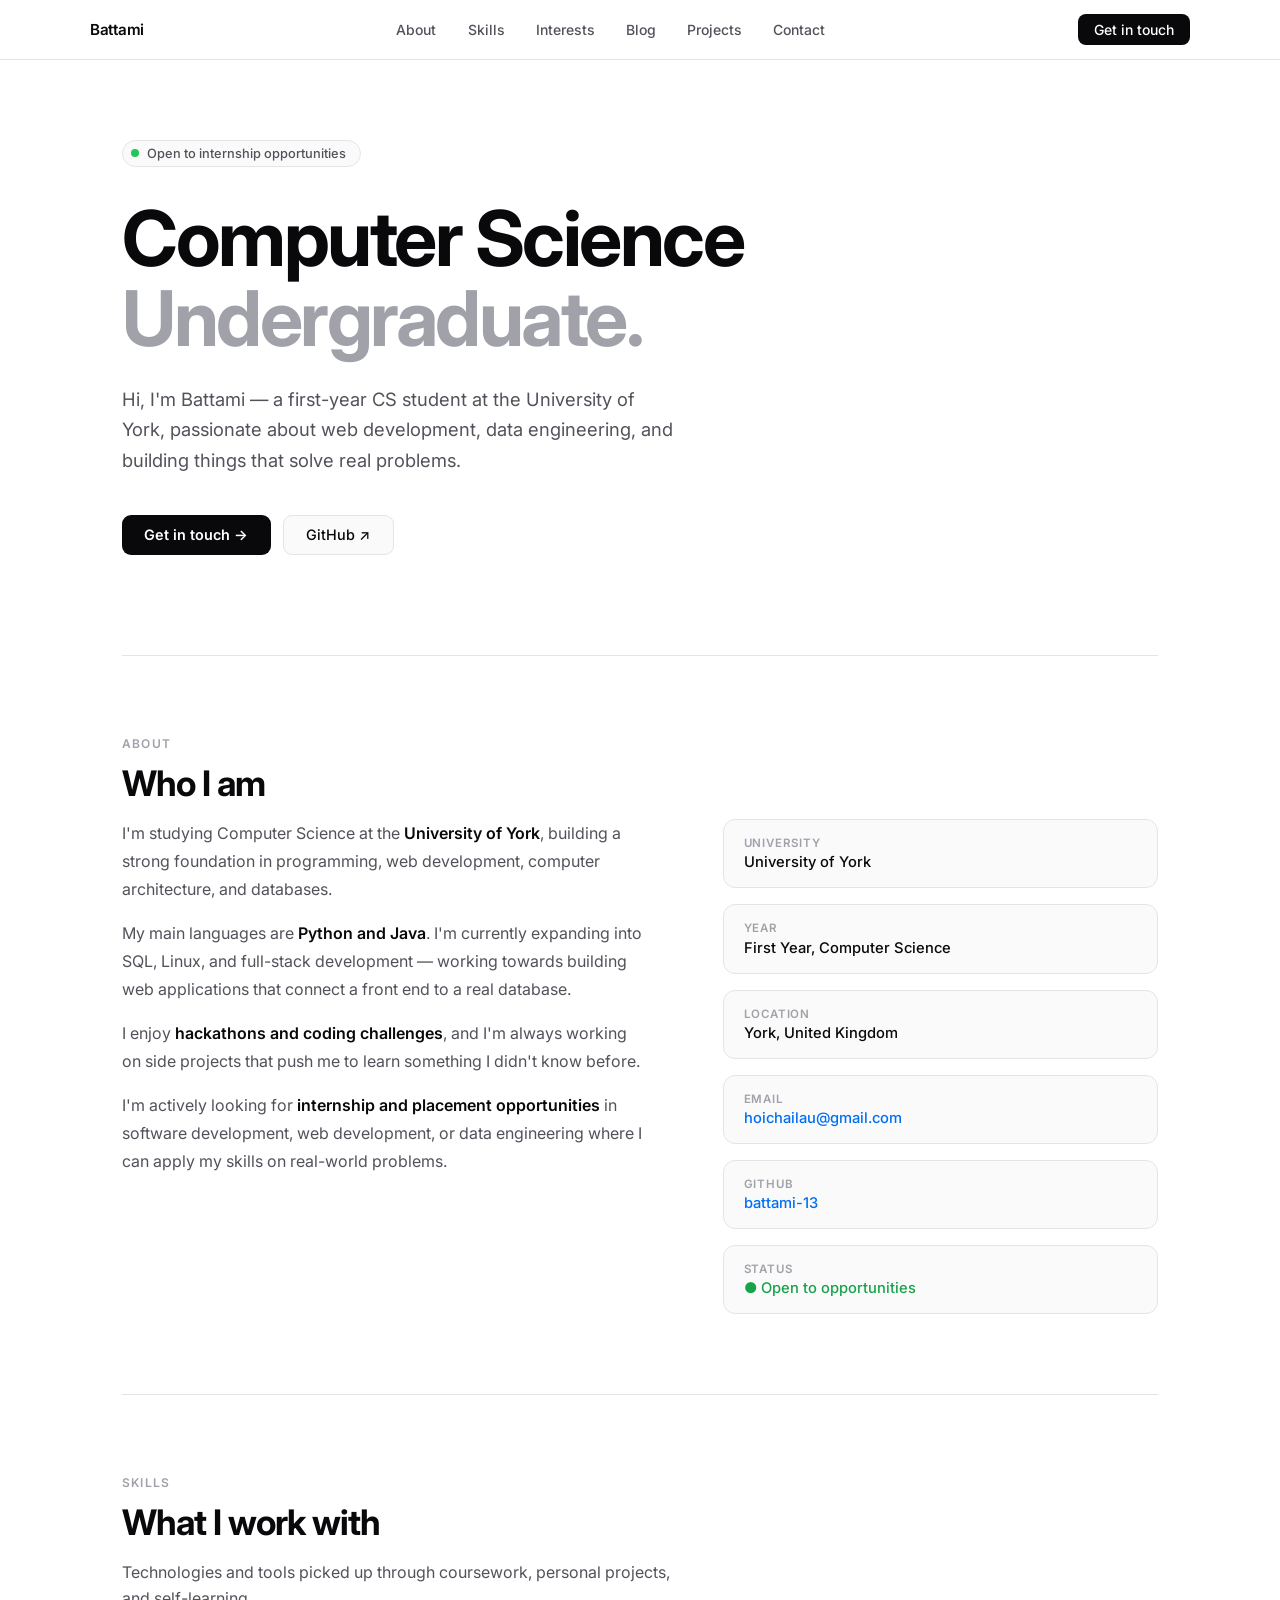
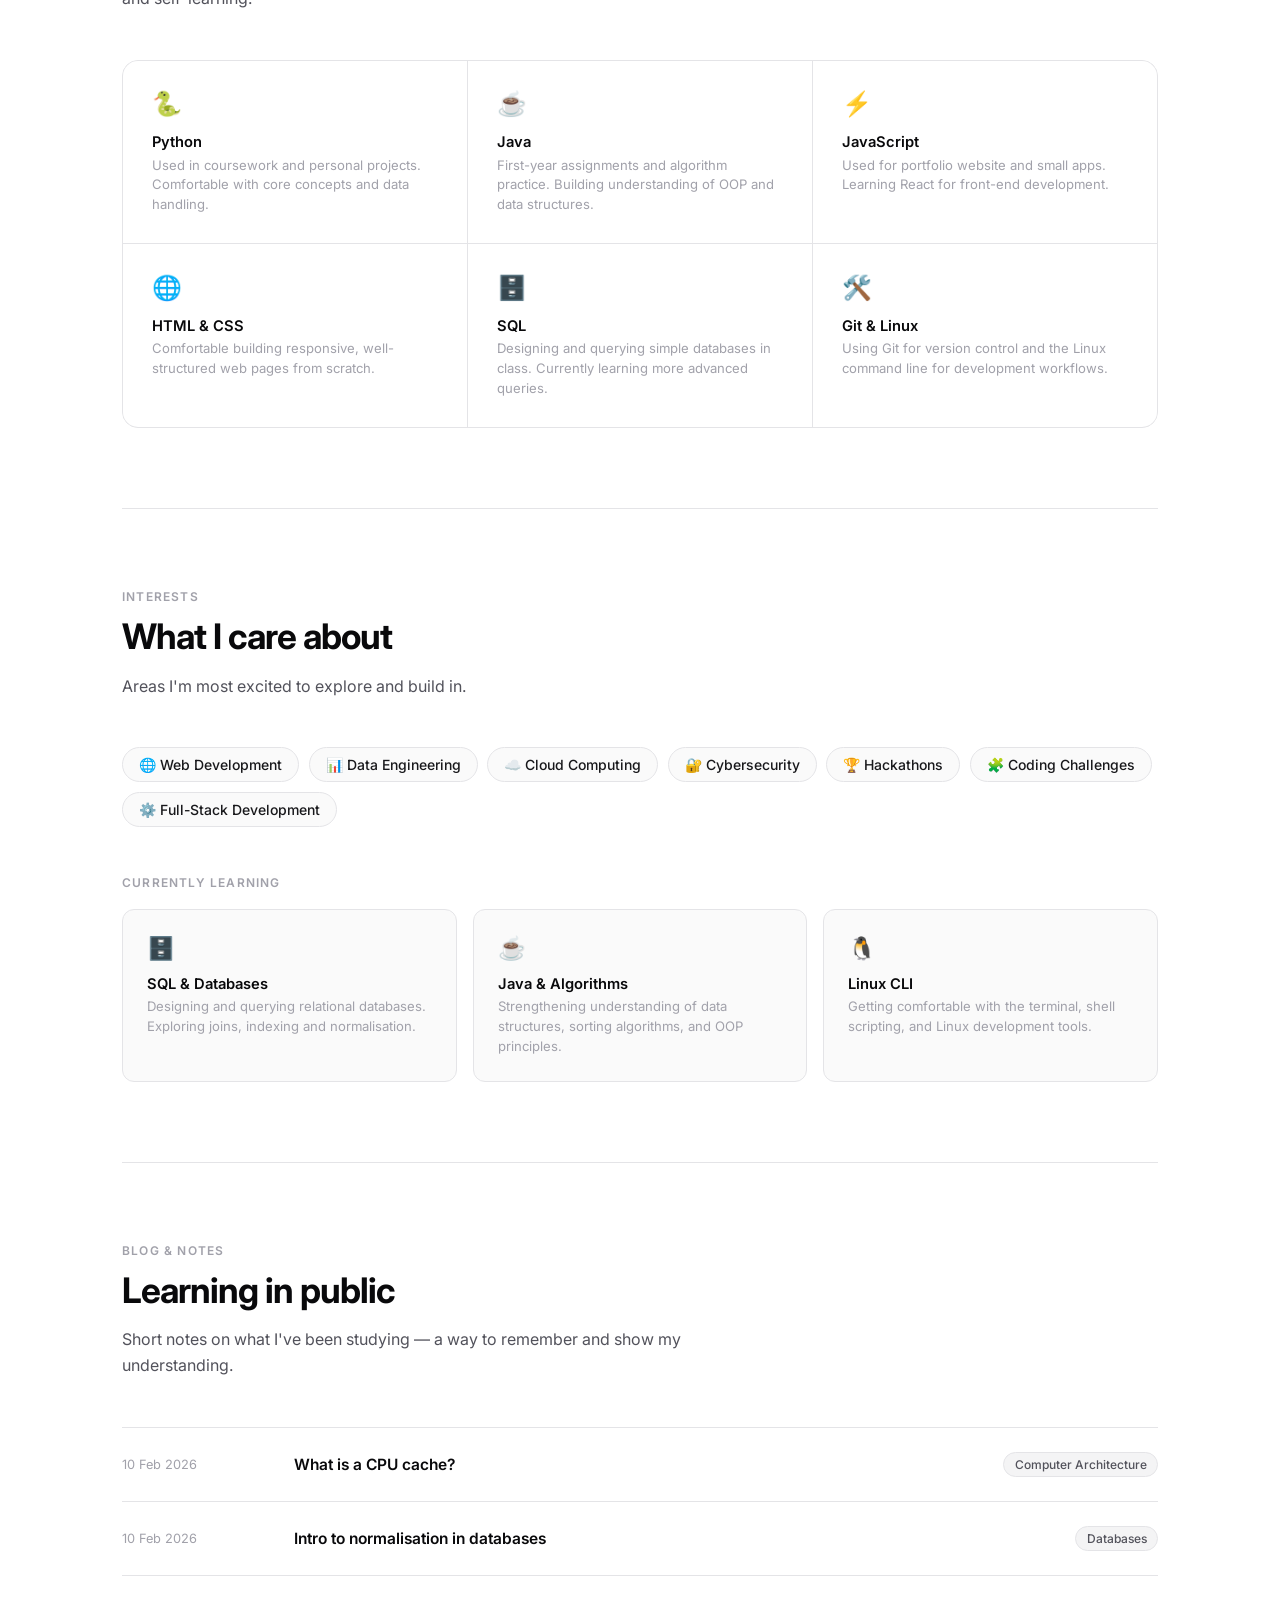
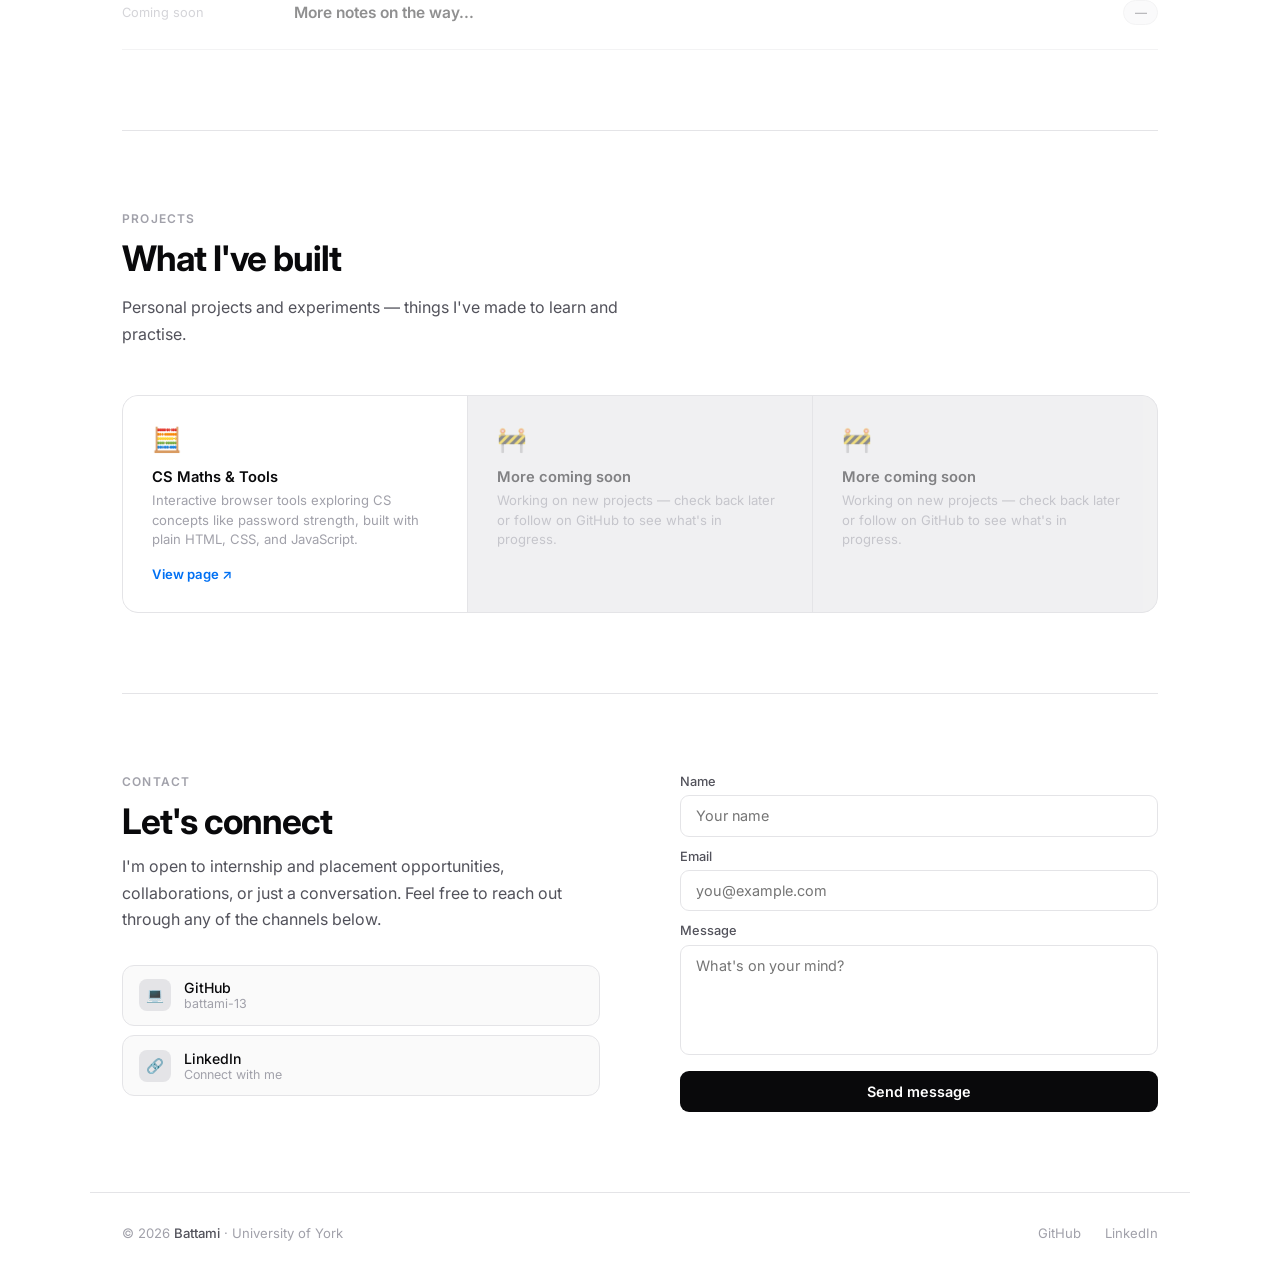
<file: index.html>
<!DOCTYPE html>
<html lang="en">
<head>
  <meta charset="UTF-8">
  <meta name="viewport" content="width=device-width, initial-scale=1.0">
  <title>Battami — CS Student</title>
  <link href="https://fonts.googleapis.com/css2?family=Inter:wght@300;400;500;600;700&display=swap" rel="stylesheet">
  <link rel="stylesheet" href="style.css">
</head>
<body>

<!-- ── HEADER ── -->
<header>
  <div class="nav-inner">
    <a href="#" class="nav-logo">Battami</a>
    <ul class="nav-links">
      <li><a href="#about">About</a></li>
      <li><a href="#skills">Skills</a></li>
      <li><a href="#interests">Interests</a></li>
      <li><a href="#blog">Blog</a></li>
      <li><a href="#projects">Projects</a></li>
      <li><a href="#contact">Contact</a></li>
    </ul>
    <a href="#contact" class="nav-cta" onclick="scrollToContact(event)">Get in touch</a>
  </div>
</header>

<main>

  <!-- ── HERO ── -->
  <section class="hero" style="border:none; padding-top:140px;">
    <div class="hero-badge">
      <div class="badge-dot"></div>
      Open to internship opportunities
    </div>
    <h1>Computer Science<br><em>Undergraduate.</em></h1>
    <p class="hero-desc">
      Hi, I'm Battami — a first-year CS student at the University of York, passionate about web development, data engineering, and building things that solve real problems.
    </p>
    <div class="hero-actions">
      <a href="#contact" class="btn-primary" onclick="scrollToContact(event)">Get in touch →</a>
      <a href="https://github.com/battami-13" target="_blank" class="btn-secondary">GitHub ↗</a>
    </div>
  </section>

  <!-- ── ABOUT ── -->
  <section id="about">
    <div class="reveal">
      <div class="section-label">About</div>
      <h2 class="section-title">Who I am</h2>
    </div>
    <div class="about-grid reveal">
      <div class="about-body">
        <p>I'm studying Computer Science at the <strong>University of York</strong>, building a strong foundation in programming, web development, computer architecture, and databases.</p>
        <p>My main languages are <strong>Python and Java</strong>. I'm currently expanding into SQL, Linux, and full-stack development — working towards building web applications that connect a front end to a real database.</p>
        <p>I enjoy <strong>hackathons and coding challenges</strong>, and I'm always working on side projects that push me to learn something I didn't know before.</p>
        <p>I'm actively looking for <strong>internship and placement opportunities</strong> in software development, web development, or data engineering where I can apply my skills on real-world problems.</p>
      </div>
      <div class="about-aside">
        <div class="info-row">
          <div class="info-label">University</div>
          <div class="info-value">University of York</div>
        </div>
        <div class="info-row">
          <div class="info-label">Year</div>
          <div class="info-value">First Year, Computer Science</div>
        </div>
        <div class="info-row">
          <div class="info-label">Location</div>
          <div class="info-value">York, United Kingdom</div>
        </div>
        <div class="info-row">
          <div class="info-label">Email</div>
          <div class="info-value"><a href="mailto:hoichailau@gmail.com">hoichailau@gmail.com</a></div>
        </div>
        <div class="info-row">
          <div class="info-label">GitHub</div>
          <div class="info-value"><a href="https://github.com/battami-13" target="_blank">battami-13</a></div>
        </div>
        <div class="info-row">
          <div class="info-label">Status</div>
          <div class="info-value" style="color:#16a34a;">● Open to opportunities</div>
        </div>
      </div>
    </div>
  </section>

  <!-- ── SKILLS ── -->
  <section id="skills">
    <div class="reveal">
      <div class="section-label">Skills</div>
      <h2 class="section-title">What I work with</h2>
      <p class="section-desc">Technologies and tools picked up through coursework, personal projects, and self-learning.</p>
    </div>
    <div class="skills-grid reveal">
      <div class="skill-cell">
        <div class="skill-cell-icon">🐍</div>
        <div class="skill-cell-name">Python</div>
        <div class="skill-cell-desc">Used in coursework and personal projects. Comfortable with core concepts and data handling.</div>
      </div>
      <div class="skill-cell">
        <div class="skill-cell-icon">☕</div>
        <div class="skill-cell-name">Java</div>
        <div class="skill-cell-desc">First-year assignments and algorithm practice. Building understanding of OOP and data structures.</div>
      </div>
      <div class="skill-cell">
        <div class="skill-cell-icon">⚡</div>
        <div class="skill-cell-name">JavaScript</div>
        <div class="skill-cell-desc">Used for portfolio website and small apps. Learning React for front-end development.</div>
      </div>
      <div class="skill-cell">
        <div class="skill-cell-icon">🌐</div>
        <div class="skill-cell-name">HTML & CSS</div>
        <div class="skill-cell-desc">Comfortable building responsive, well-structured web pages from scratch.</div>
      </div>
      <div class="skill-cell">
        <div class="skill-cell-icon">🗄️</div>
        <div class="skill-cell-name">SQL</div>
        <div class="skill-cell-desc">Designing and querying simple databases in class. Currently learning more advanced queries.</div>
      </div>
      <div class="skill-cell">
        <div class="skill-cell-icon">🛠️</div>
        <div class="skill-cell-name">Git & Linux</div>
        <div class="skill-cell-desc">Using Git for version control and the Linux command line for development workflows.</div>
      </div>
    </div>
  </section>

  <!-- ── INTERESTS ── -->
  <section id="interests">
    <div class="reveal">
      <div class="section-label">Interests</div>
      <h2 class="section-title">What I care about</h2>
      <p class="section-desc">Areas I'm most excited to explore and build in.</p>
    </div>
    <div class="interests-row reveal">
      <div class="interest-chip">🌐 Web Development</div>
      <div class="interest-chip">📊 Data Engineering</div>
      <div class="interest-chip">☁️ Cloud Computing</div>
      <div class="interest-chip">🔐 Cybersecurity</div>
      <div class="interest-chip">🏆 Hackathons</div>
      <div class="interest-chip">🧩 Coding Challenges</div>
      <div class="interest-chip">⚙️ Full-Stack Development</div>
    </div>

    <div style="margin-top: 3rem;" class="reveal">
      <div class="section-label" style="margin-bottom:1.2rem;">Currently learning</div>
      <div class="now-grid">
        <div class="now-card">
          <div class="now-card-icon">🗄️</div>
          <div class="now-card-title">SQL & Databases</div>
          <div class="now-card-desc">Designing and querying relational databases. Exploring joins, indexing and normalisation.</div>
        </div>
        <div class="now-card">
          <div class="now-card-icon">☕</div>
          <div class="now-card-title">Java & Algorithms</div>
          <div class="now-card-desc">Strengthening understanding of data structures, sorting algorithms, and OOP principles.</div>
        </div>
        <div class="now-card">
          <div class="now-card-icon">🐧</div>
          <div class="now-card-title">Linux CLI</div>
          <div class="now-card-desc">Getting comfortable with the terminal, shell scripting, and Linux development tools.</div>
        </div>
      </div>
    </div>
  </section>

  <!-- ── BLOG ── -->
  <section id="blog">
    <div class="reveal">
      <div class="section-label">Blog & Notes</div>
      <h2 class="section-title">Learning in public</h2>
      <p class="section-desc">Short notes on what I've been studying — a way to remember and show my understanding.</p>
    </div>
    <div class="blog-list reveal">
      <div class="blog-item">
        <div class="blog-item-date">10 Feb 2026</div>
        <div class="blog-item-title">What is a CPU cache?</div>
        <div class="blog-item-tag">Computer Architecture</div>
      </div>
      <div class="blog-item">
        <div class="blog-item-date">10 Feb 2026</div>
        <div class="blog-item-title">Intro to normalisation in databases</div>
        <div class="blog-item-tag">Databases</div>
      </div>
      <div class="blog-item" style="opacity:0.45; pointer-events:none;">
        <div class="blog-item-date">Coming soon</div>
        <div class="blog-item-title">More notes on the way...</div>
        <div class="blog-item-tag">—</div>
      </div>
    </div>
  </section>

  <!-- ── PROJECTS ── -->
  <section id="projects">
    <div class="reveal">
      <div class="section-label">Projects</div>
      <h2 class="section-title">What I've built</h2>
      <p class="section-desc">Personal projects and experiments — things I've made to learn and practise.</p>
    </div>
    <div class="skills-grid reveal">

      <div class="skill-cell">
        <div class="skill-cell-icon">🧮</div>
        <div class="skill-cell-name">CS Maths &amp; Tools</div>
        <div class="skill-cell-desc">Interactive browser tools exploring CS concepts like password strength, built with plain HTML, CSS, and JavaScript.</div>
        <a href="maths.html" style="display:inline-flex;align-items:center;gap:0.3rem;margin-top:1rem;font-size:0.82rem;font-weight:600;color:var(--blue);text-decoration:none;">View page ↗</a>
      </div>

      <div class="skill-cell" style="opacity:0.45;pointer-events:none;">
        <div class="skill-cell-icon">🚧</div>
        <div class="skill-cell-name">More coming soon</div>
        <div class="skill-cell-desc">Working on new projects — check back later or follow on GitHub to see what's in progress.</div>
      </div>

      <div class="skill-cell" style="opacity:0.45;pointer-events:none;">
        <div class="skill-cell-icon">🚧</div>
        <div class="skill-cell-name">More coming soon</div>
        <div class="skill-cell-desc">Working on new projects — check back later or follow on GitHub to see what's in progress.</div>
      </div>

    </div>
  </section>

  <!-- ── CONTACT ── -->
  <section id="contact">
    <div class="contact-grid">
      <div class="contact-left reveal">
        <div class="section-label">Contact</div>
        <h2 class="section-title">Let's connect</h2>
        <p>I'm open to internship and placement opportunities, collaborations, or just a conversation. Feel free to reach out through any of the channels below.</p>
        <div class="contact-social">
          <a href="https://github.com/battami-13" target="_blank" class="contact-social-link">
            <div class="contact-social-icon">💻</div>
            <div>
              <div class="contact-social-name">GitHub</div>
              <span class="contact-social-handle">battami-13</span>
            </div>
          </a>
          <a href="https://linkedin.com/in/yourprofile" target="_blank" class="contact-social-link">
            <div class="contact-social-icon">🔗</div>
            <div>
              <div class="contact-social-name">LinkedIn</div>
              <span class="contact-social-handle">Connect with me</span>
            </div>
          </a>
        </div>
      </div>

      <div class="reveal">
        <div class="form">
          <div id="form-success" class="form-msg"></div>
          <div id="form-error" class="form-msg"></div>
          <div class="form-group">
            <label class="form-label">Name</label>
            <input id="cf-name" type="text" class="form-input" placeholder="Your name">
          </div>
          <div class="form-group">
            <label class="form-label">Email</label>
            <input id="cf-email" type="email" class="form-input" placeholder="you@example.com">
          </div>
          <div class="form-group">
            <label class="form-label">Message</label>
            <textarea id="cf-message" class="form-textarea" placeholder="What's on your mind?"></textarea>
          </div>
          <button class="form-submit" id="cf-btn" onclick="submitContact()">Send message</button>
        </div>
      </div>
    </div>
  </section>

</main>

<!-- ── FOOTER ── -->
<footer>
  <div class="footer-left">© 2026 <strong>Battami</strong> · University of York</div>
  <div class="footer-right">
    <a href="https://github.com/battami-13" target="_blank">GitHub</a>
    <a href="https://linkedin.com/in/yourprofile" target="_blank">LinkedIn</a>
  </div>
</footer>

<script src="main.js"></script>
</body>
</html>
</file>
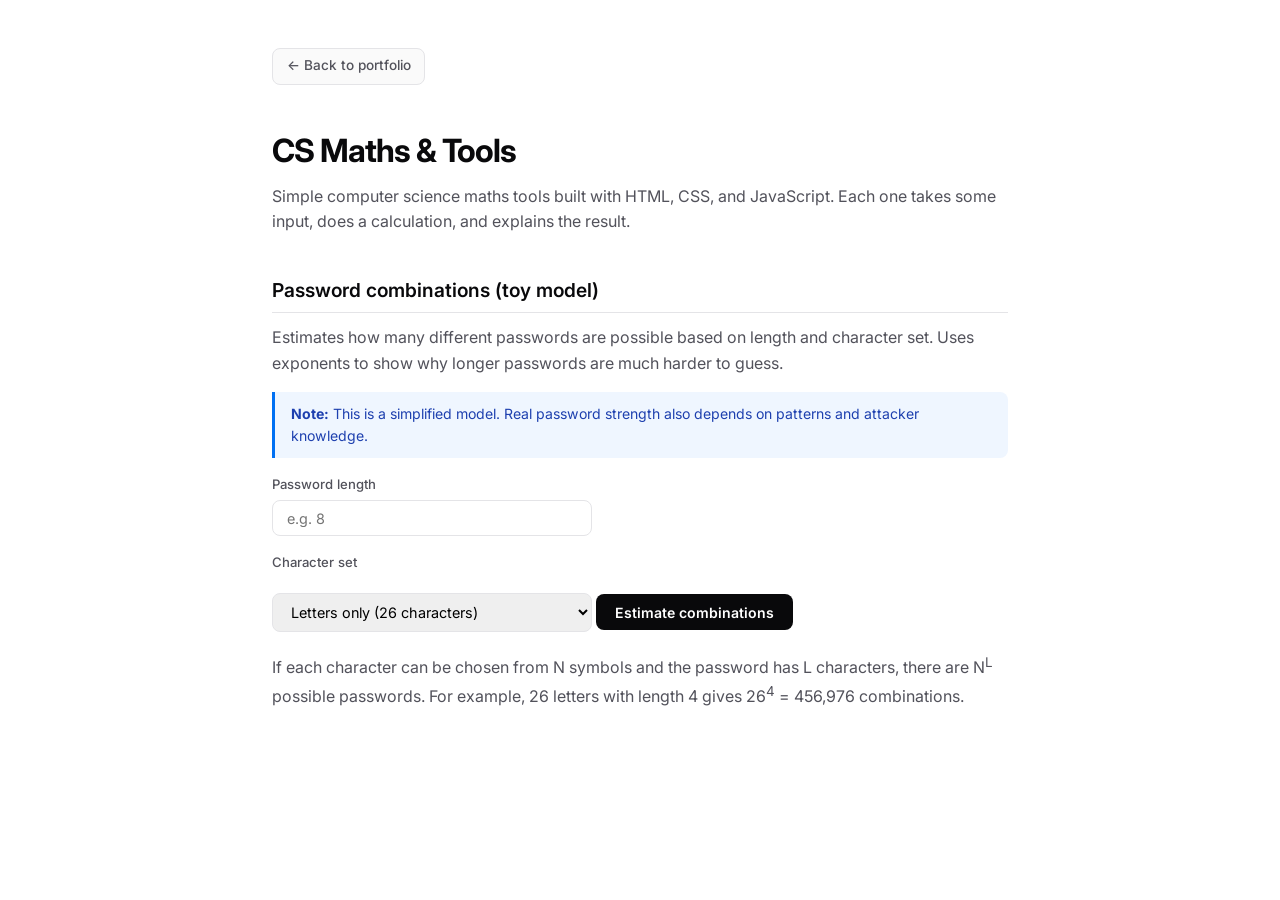
<file: maths.html>
<!DOCTYPE html>
<html lang="en">
<head>
  <meta charset="UTF-8">
  <meta name="viewport" content="width=device-width, initial-scale=1.0">
  <title>CS Maths & Tools – Battami</title>
  <link href="https://fonts.googleapis.com/css2?family=Inter:wght@300;400;500;600;700&display=swap" rel="stylesheet">
  <style>
    *, *::before, *::after { box-sizing: border-box; margin: 0; padding: 0; }
    body {
      font-family: 'Inter', -apple-system, sans-serif;
      background: #ffffff;
      color: #09090b;
      max-width: 800px;
      margin: 0 auto;
      padding: 3rem 2rem;
      line-height: 1.6;
    }
    a { color: #0070f3; text-decoration: none; }
    a:hover { text-decoration: underline; }
    h1 {
      font-size: 2rem;
      font-weight: 700;
      letter-spacing: -1px;
      margin-bottom: 0.5rem;
    }
    h2 {
      font-size: 1.2rem;
      font-weight: 600;
      margin: 2.5rem 0 0.75rem;
      padding-bottom: 0.4rem;
      border-bottom: 1px solid #e4e4e7;
    }
    p { color: #52525b; margin-bottom: 1rem; }
    .back {
      display: inline-flex;
      align-items: center;
      gap: 0.3rem;
      font-size: 0.85rem;
      font-weight: 500;
      color: #52525b;
      margin-bottom: 2.5rem;
      padding: 0.4rem 0.85rem;
      background: #fafafa;
      border: 1px solid #e4e4e7;
      border-radius: 8px;
    }
    .back:hover { background: #f4f4f5; text-decoration: none; color: #09090b; }
    .hint {
      background: #eff6ff;
      border-left: 3px solid #0070f3;
      padding: 0.65rem 1rem;
      border-radius: 0 8px 8px 0;
      margin: 1rem 0;
      font-size: 0.88rem;
      color: #1e40af;
    }
    label {
      display: block;
      font-size: 0.82rem;
      font-weight: 500;
      color: #52525b;
      margin-top: 1rem;
      margin-bottom: 0.3rem;
    }
    input, select {
      padding: 0.55rem 0.85rem;
      font-family: 'Inter', sans-serif;
      font-size: 0.9rem;
      border: 1px solid #e4e4e7;
      border-radius: 8px;
      outline: none;
      width: 100%;
      max-width: 320px;
      transition: border-color 0.15s, box-shadow 0.15s;
    }
    input:focus, select:focus {
      border-color: #0070f3;
      box-shadow: 0 0 0 3px rgba(0,112,243,0.1);
    }
    button {
      margin-top: 1rem;
      padding: 0.6rem 1.2rem;
      font-family: 'Inter', sans-serif;
      font-size: 0.88rem;
      font-weight: 600;
      color: #fff;
      background: #09090b;
      border: none;
      border-radius: 8px;
      cursor: pointer;
      transition: background 0.15s;
    }
    button:hover { background: #333; }
    .result {
      margin-top: 1rem;
      padding: 0.75rem 1rem;
      background: #fafafa;
      border: 1px solid #e4e4e7;
      border-radius: 8px;
      font-size: 0.9rem;
      font-weight: 500;
      color: #09090b;
      min-height: 2.5rem;
    }
    .result:empty { display: none; }
  </style>
</head>
<body>

  <a href="index.html" class="back">← Back to portfolio</a>

  <h1>CS Maths & Tools</h1>
  <p>Simple computer science maths tools built with HTML, CSS, and JavaScript. Each one takes some input, does a calculation, and explains the result.</p>

  <!-- ── TOOL 1: Password combinations ── -->
  <h2>Password combinations (toy model)</h2>
  <p>Estimates how many different passwords are possible based on length and character set. Uses exponents to show why longer passwords are much harder to guess.</p>

  <div class="hint">
    <strong>Note:</strong> This is a simplified model. Real password strength also depends on patterns and attacker knowledge.
  </div>

  <label for="pw-length">Password length</label>
  <input type="number" id="pw-length" min="1" step="1" placeholder="e.g. 8">

  <label for="charset">Character set</label>
  <select id="charset">
    <option value="26">Letters only (26 characters)</option>
    <option value="36">Letters + digits (36 characters)</option>
    <option value="70">Letters + digits + symbols (~70 characters)</option>
  </select>

  <button id="pw-btn">Estimate combinations</button>
  <div class="result" id="pw-result"></div>

  <p style="margin-top:1.25rem;">
    If each character can be chosen from N symbols and the password has L characters, there are N<sup>L</sup> possible passwords. For example, 26 letters with length 4 gives 26<sup>4</sup> = 456,976 combinations.
  </p>

<script>
  function formatBigNumber(n) {
    if (n === 0) return '0';
    const exp = Math.floor(Math.log10(n));
    const mantissa = n / Math.pow(10, exp);
    return mantissa.toFixed(2) + ' × 10^' + exp;
  }

  document.getElementById('pw-btn').addEventListener('click', function () {
    const length = Number(document.getElementById('pw-length').value);
    const charsetSize = Number(document.getElementById('charset').value);
    const result = document.getElementById('pw-result');

    if (isNaN(length) || length < 1) {
      result.textContent = 'Please enter a password length of at least 1.';
      return;
    }

    const combinations = Math.pow(charsetSize, length);
    result.textContent =
      'Possible passwords: about ' + formatBigNumber(combinations) +
      ' combinations (' + charsetSize + ' characters, length ' + length + ').';
  });
</script>

</body>
</html>
</file>
<file: style.css>
/* ── RESET & BASE ── */
*, *::before, *::after { box-sizing: border-box; margin: 0; padding: 0; }
html { scroll-behavior: smooth; font-size: 16px; }

body {
  font-family: 'Inter', -apple-system, sans-serif;
  background: #ffffff;
  color: #0a0a0a;
  -webkit-font-smoothing: antialiased;
  overflow-x: hidden;
}

/* ── VARIABLES ── */
:root {
  --blue:     #0070f3;
  --blue-dk:  #0051bb;
  --blue-lt:  #eff6ff;
  --grey-1:   #fafafa;
  --grey-2:   #f4f4f5;
  --grey-3:   #e4e4e7;
  --grey-4:   #a1a1aa;
  --grey-5:   #52525b;
  --grey-6:   #18181b;
  --text:     #09090b;
  --radius:   12px;
}

/* ── NAV ── */
header {
  position: fixed;
  top: 0; left: 0; right: 0;
  z-index: 100;
  height: 60px;
  display: flex;
  align-items: center;
  padding: 0 2rem;
  background: rgba(255,255,255,0.8);
  backdrop-filter: saturate(180%) blur(20px);
  -webkit-backdrop-filter: saturate(180%) blur(20px);
  border-bottom: 1px solid var(--grey-3);
}

.nav-inner {
  max-width: 1100px;
  width: 100%;
  margin: 0 auto;
  display: flex;
  align-items: center;
  justify-content: space-between;
}

.nav-logo {
  font-size: 0.95rem;
  font-weight: 600;
  color: var(--text);
  letter-spacing: -0.3px;
  text-decoration: none;
}

.nav-links {
  display: flex;
  align-items: center;
  gap: 0.25rem;
  list-style: none;
}

.nav-links a {
  font-size: 0.875rem;
  font-weight: 500;
  color: var(--grey-5);
  text-decoration: none;
  padding: 0.4rem 0.85rem;
  border-radius: 8px;
  transition: background 0.15s, color 0.15s;
}
.nav-links a:hover { background: var(--grey-2); color: var(--text); }

.nav-cta {
  font-size: 0.875rem;
  font-weight: 500;
  color: #fff;
  background: var(--text);
  padding: 0.45rem 1rem;
  border-radius: 8px;
  text-decoration: none;
  transition: background 0.15s;
  cursor: pointer;
}
.nav-cta:hover { background: var(--grey-6); }

/* ── PAGE WRAPPER ── */
main {
  max-width: 1100px;
  margin: 0 auto;
  padding: 0 2rem;
}

/* ── HERO ── */
.hero {
  padding: 140px 0 100px;
  display: flex;
  flex-direction: column;
  align-items: flex-start;
  gap: 0;
}

.hero-badge {
  display: inline-flex;
  align-items: center;
  gap: 0.5rem;
  background: var(--grey-1);
  border: 1px solid var(--grey-3);
  border-radius: 999px;
  padding: 0.3rem 0.85rem 0.3rem 0.5rem;
  font-size: 0.8rem;
  font-weight: 500;
  color: var(--grey-5);
  margin-bottom: 2rem;
  animation: fadeUp 0.5s ease both;
}

.badge-dot {
  width: 8px; height: 8px;
  border-radius: 50%;
  background: #22c55e;
  animation: pulse-green 2s infinite;
}

@keyframes pulse-green {
  0%,100% { box-shadow: 0 0 0 0 rgba(34,197,94,0.4); }
  50%      { box-shadow: 0 0 0 5px rgba(34,197,94,0); }
}

.hero h1 {
  font-size: clamp(3rem, 6vw, 5rem);
  font-weight: 700;
  letter-spacing: -2.5px;
  line-height: 1.05;
  color: var(--text);
  margin-bottom: 1.5rem;
  animation: fadeUp 0.5s 0.05s ease both;
}

.hero h1 em {
  font-style: normal;
  color: var(--grey-4);
}

.hero-desc {
  font-size: 1.15rem;
  font-weight: 400;
  color: var(--grey-5);
  line-height: 1.65;
  max-width: 560px;
  margin-bottom: 2.5rem;
  animation: fadeUp 0.5s 0.1s ease both;
}

.hero-actions {
  display: flex;
  gap: 0.75rem;
  animation: fadeUp 0.5s 0.15s ease both;
}

.btn-primary {
  display: inline-flex;
  align-items: center;
  gap: 0.4rem;
  font-size: 0.9rem;
  font-weight: 600;
  color: #fff;
  background: var(--text);
  padding: 0.65rem 1.4rem;
  border-radius: 9px;
  text-decoration: none;
  transition: background 0.15s, transform 0.15s;
  cursor: pointer;
}
.btn-primary:hover { background: #333; transform: translateY(-1px); }

.btn-secondary {
  display: inline-flex;
  align-items: center;
  gap: 0.4rem;
  font-size: 0.9rem;
  font-weight: 500;
  color: var(--text);
  background: var(--grey-1);
  border: 1px solid var(--grey-3);
  padding: 0.65rem 1.4rem;
  border-radius: 9px;
  text-decoration: none;
  transition: background 0.15s, border-color 0.15s;
}
.btn-secondary:hover { background: var(--grey-2); border-color: #c4c4c8; }

/* ── SECTION ── */
section {
  padding: 80px 0;
  border-top: 1px solid var(--grey-3);
}

.section-label {
  font-size: 0.75rem;
  font-weight: 600;
  letter-spacing: 1.2px;
  text-transform: uppercase;
  color: var(--grey-4);
  margin-bottom: 0.75rem;
}

.section-title {
  font-size: clamp(1.6rem, 3vw, 2.2rem);
  font-weight: 700;
  letter-spacing: -1px;
  color: var(--text);
  margin-bottom: 1rem;
  line-height: 1.15;
}

.section-desc {
  font-size: 1rem;
  color: var(--grey-5);
  line-height: 1.65;
  max-width: 560px;
  margin-bottom: 3rem;
}

/* ── ABOUT ── */
.about-grid {
  display: grid;
  grid-template-columns: 1.2fr 1fr;
  gap: 5rem;
  align-items: start;
}

.about-body {
  font-size: 1rem;
  color: var(--grey-5);
  line-height: 1.75;
}
.about-body p { margin-bottom: 1rem; }
.about-body p:last-child { margin-bottom: 0; }
.about-body strong { color: var(--text); font-weight: 600; }

.about-aside { display: flex; flex-direction: column; gap: 1rem; }

.info-row {
  display: flex;
  flex-direction: column;
  gap: 0.2rem;
  padding: 1rem 1.2rem;
  background: var(--grey-1);
  border: 1px solid var(--grey-3);
  border-radius: var(--radius);
}
.info-label {
  font-size: 0.72rem;
  font-weight: 600;
  letter-spacing: 0.8px;
  text-transform: uppercase;
  color: var(--grey-4);
}
.info-value {
  font-size: 0.92rem;
  font-weight: 500;
  color: var(--text);
}
.info-value a { color: var(--blue); text-decoration: none; }
.info-value a:hover { text-decoration: underline; }

/* ── SKILLS ── */
.skills-grid {
  display: grid;
  grid-template-columns: repeat(3, 1fr);
  gap: 1px;
  background: var(--grey-3);
  border: 1px solid var(--grey-3);
  border-radius: 16px;
  overflow: hidden;
}

.skill-cell {
  background: #fff;
  padding: 1.8rem;
  transition: background 0.15s;
}
.skill-cell:hover { background: var(--grey-1); }

.skill-cell-icon { font-size: 1.5rem; margin-bottom: 0.9rem; }
.skill-cell-name {
  font-size: 0.92rem;
  font-weight: 600;
  color: var(--text);
  margin-bottom: 0.3rem;
}
.skill-cell-desc {
  font-size: 0.82rem;
  color: var(--grey-4);
  line-height: 1.5;
}

/* ── INTERESTS ── */
.interests-row {
  display: flex;
  flex-wrap: wrap;
  gap: 0.6rem;
}

.interest-chip {
  display: inline-flex;
  align-items: center;
  gap: 0.45rem;
  font-size: 0.875rem;
  font-weight: 500;
  color: var(--grey-6);
  background: var(--grey-1);
  border: 1px solid var(--grey-3);
  padding: 0.5rem 1rem;
  border-radius: 999px;
  transition: all 0.15s;
  cursor: default;
}
.interest-chip:hover {
  background: var(--blue-lt);
  border-color: #bfdbfe;
  color: var(--blue);
}

/* ── BLOG ── */
.blog-list { display: flex; flex-direction: column; }

.blog-item {
  display: grid;
  grid-template-columns: 140px 1fr auto;
  align-items: center;
  gap: 2rem;
  padding: 1.5rem 0;
  border-bottom: 1px solid var(--grey-3);
  text-decoration: none;
  transition: opacity 0.15s;
}
.blog-item:first-child { border-top: 1px solid var(--grey-3); }
.blog-item:hover .blog-item-title { color: var(--blue); }

.blog-item-date {
  font-size: 0.8rem;
  color: var(--grey-4);
  font-weight: 400;
  white-space: nowrap;
}

.blog-item-title {
  font-size: 0.97rem;
  font-weight: 600;
  color: var(--text);
  transition: color 0.15s;
}

.blog-item-tag {
  font-size: 0.75rem;
  font-weight: 500;
  color: var(--grey-5);
  background: var(--grey-2);
  border: 1px solid var(--grey-3);
  padding: 0.25rem 0.65rem;
  border-radius: 999px;
  white-space: nowrap;
}

/* ── NOW ── */
.now-grid {
  display: grid;
  grid-template-columns: repeat(3, 1fr);
  gap: 1rem;
}

.now-card {
  padding: 1.5rem;
  background: var(--grey-1);
  border: 1px solid var(--grey-3);
  border-radius: var(--radius);
  transition: border-color 0.15s;
}
.now-card:hover { border-color: #a1a1aa; }

.now-card-icon { font-size: 1.4rem; margin-bottom: 0.8rem; }
.now-card-title {
  font-size: 0.92rem;
  font-weight: 600;
  color: var(--text);
  margin-bottom: 0.3rem;
}
.now-card-desc {
  font-size: 0.82rem;
  color: var(--grey-4);
  line-height: 1.5;
}

/* ── CONTACT ── */
.contact-grid {
  display: grid;
  grid-template-columns: 1fr 1fr;
  gap: 5rem;
  align-items: start;
}

.contact-left h2 { margin-bottom: 0.75rem; }
.contact-left p {
  font-size: 1rem;
  color: var(--grey-5);
  line-height: 1.65;
  margin-bottom: 2rem;
}

.contact-social { display: flex; flex-direction: column; gap: 0.6rem; }
.contact-social-link {
  display: flex;
  align-items: center;
  gap: 0.8rem;
  padding: 0.85rem 1rem;
  background: var(--grey-1);
  border: 1px solid var(--grey-3);
  border-radius: var(--radius);
  text-decoration: none;
  transition: border-color 0.15s, background 0.15s;
}
.contact-social-link:hover { border-color: #a1a1aa; background: var(--grey-2); }
.contact-social-icon {
  width: 32px; height: 32px;
  background: var(--grey-3);
  border-radius: 8px;
  display: flex; align-items: center; justify-content: center;
  font-size: 0.9rem;
  flex-shrink: 0;
}
.contact-social-name {
  font-size: 0.88rem;
  font-weight: 500;
  color: var(--text);
}
.contact-social-handle {
  font-size: 0.78rem;
  color: var(--grey-4);
  display: block;
}

/* ── FORM ── */
.form { display: flex; flex-direction: column; gap: 0.75rem; }

.form-group { display: flex; flex-direction: column; gap: 0.4rem; }
.form-label {
  font-size: 0.8rem;
  font-weight: 500;
  color: var(--grey-5);
}
.form-input,
.form-textarea {
  width: 100%;
  padding: 0.7rem 0.95rem;
  font-family: 'Inter', sans-serif;
  font-size: 0.9rem;
  color: var(--text);
  background: #fff;
  border: 1px solid var(--grey-3);
  border-radius: 9px;
  outline: none;
  transition: border-color 0.15s, box-shadow 0.15s;
  resize: none;
}
.form-input:focus,
.form-textarea:focus {
  border-color: var(--blue);
  box-shadow: 0 0 0 3px rgba(0,112,243,0.1);
}
.form-textarea { min-height: 110px; }

.form-submit {
  width: 100%;
  padding: 0.75rem;
  font-family: 'Inter', sans-serif;
  font-size: 0.9rem;
  font-weight: 600;
  color: #fff;
  background: var(--text);
  border: none;
  border-radius: 9px;
  cursor: pointer;
  transition: background 0.15s;
  margin-top: 0.25rem;
}
.form-submit:hover { background: #333; }
.form-submit:disabled { opacity: 0.5; cursor: not-allowed; }

.form-msg {
  font-size: 0.82rem;
  padding: 0.65rem 0.9rem;
  border-radius: 8px;
  display: none;
}
.form-msg.success {
  background: #f0fdf4;
  border: 1px solid #bbf7d0;
  color: #16a34a;
  display: block;
}
.form-msg.error {
  background: #fef2f2;
  border: 1px solid #fecaca;
  color: #dc2626;
  display: block;
}

/* ── FOOTER ── */
footer {
  border-top: 1px solid var(--grey-3);
  padding: 2rem;
  max-width: 1100px;
  margin: 0 auto;
  display: flex;
  align-items: center;
  justify-content: space-between;
}
.footer-left { font-size: 0.82rem; color: var(--grey-4); }
.footer-left strong { color: var(--grey-5); font-weight: 500; }
.footer-right { display: flex; gap: 1.5rem; }
.footer-right a {
  font-size: 0.82rem;
  color: var(--grey-4);
  text-decoration: none;
  transition: color 0.15s;
}
.footer-right a:hover { color: var(--text); }

/* ── ANIMATIONS ── */
@keyframes fadeUp {
  from { opacity: 0; transform: translateY(16px); }
  to   { opacity: 1; transform: translateY(0); }
}

.reveal {
  opacity: 0;
  transform: translateY(20px);
  transition: opacity 0.55s ease, transform 0.55s ease;
}
.reveal.visible { opacity: 1; transform: translateY(0); }

/* ── RESPONSIVE ── */
@media (max-width: 768px) {
  header { padding: 0 1.25rem; }
  main { padding: 0 1.25rem; }
  .nav-links { display: none; }
  .hero { padding: 100px 0 60px; }
  .about-grid,
  .contact-grid { grid-template-columns: 1fr; gap: 2.5rem; }
  .skills-grid  { grid-template-columns: repeat(2, 1fr); }
  .now-grid     { grid-template-columns: 1fr; }
  .blog-item    { grid-template-columns: 1fr; gap: 0.4rem; }
  .blog-item-tag { display: none; }
  footer { flex-direction: column; gap: 1rem; text-align: center; padding: 1.5rem; }
}
</file>
